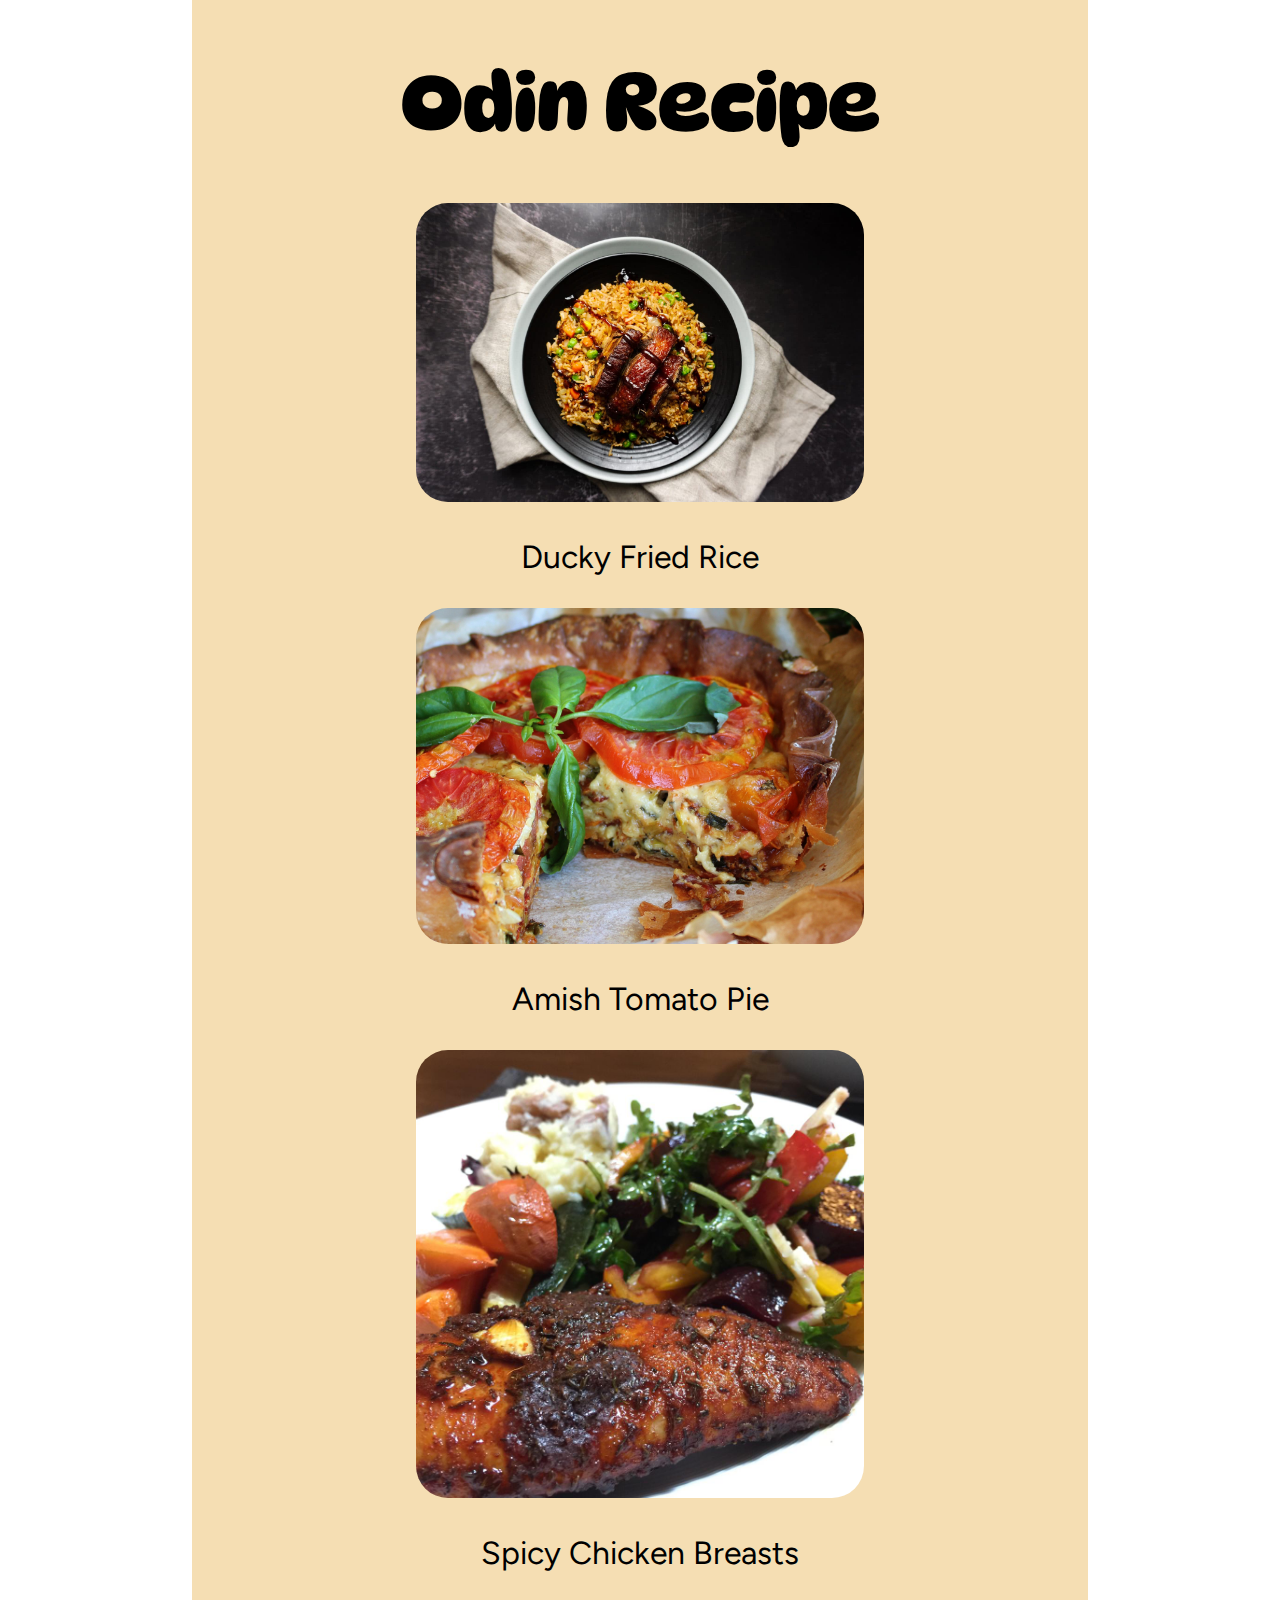
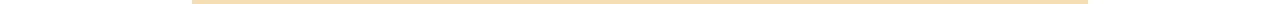
<file: index.html>
<!DOCTYPE html>
<html lang="en">
<head>
    <meta charset="UTF-8">
    <meta http-equiv="X-UA-Compatible" content="IE=edge">
    <meta name="viewport" content="width=device-width, initial-scale=1.0">
    <link rel="stylesheet" href="index.css">
    <title>Home Page</title>
</head>
<body>
    
        <div class="container">
        
            <div class="heading">
                <h1>Odin Recipe</h1>
            </div>
            <div class="divrecipes">
                <div class="Recipe">
                    <div class="img">
                        <a href="./Recipes/Recipe1.html" target="_blank"><img src="./Images/rsz_leftover_peking_duck_fried_rice_2-rotated.jpg" alt="h"></a>
                    </div>
                    <p>Ducky Fried Rice</p>
                </div>
        
                <div class="Recipe">
                    <div class="img">
                        <a href="./Recipes/Recipe2.html" target="_blank"><img src="./Images/image.jpeg" alt="h"></a>
                    </div>
                    <p>Amish Tomato Pie</p>
                </div>
        
                <div class="Recipe">
                    <div class="img">
                        <a href="./Recipes/Recipe3.html" target="_blank"><img src="./Images/imagechicken.jpeg" alt="h"></a>
                    </div>
                    <p>Spicy Chicken Breasts</p>
                </div>
            </div>
            
    </div>

</body>
</html>
</file>
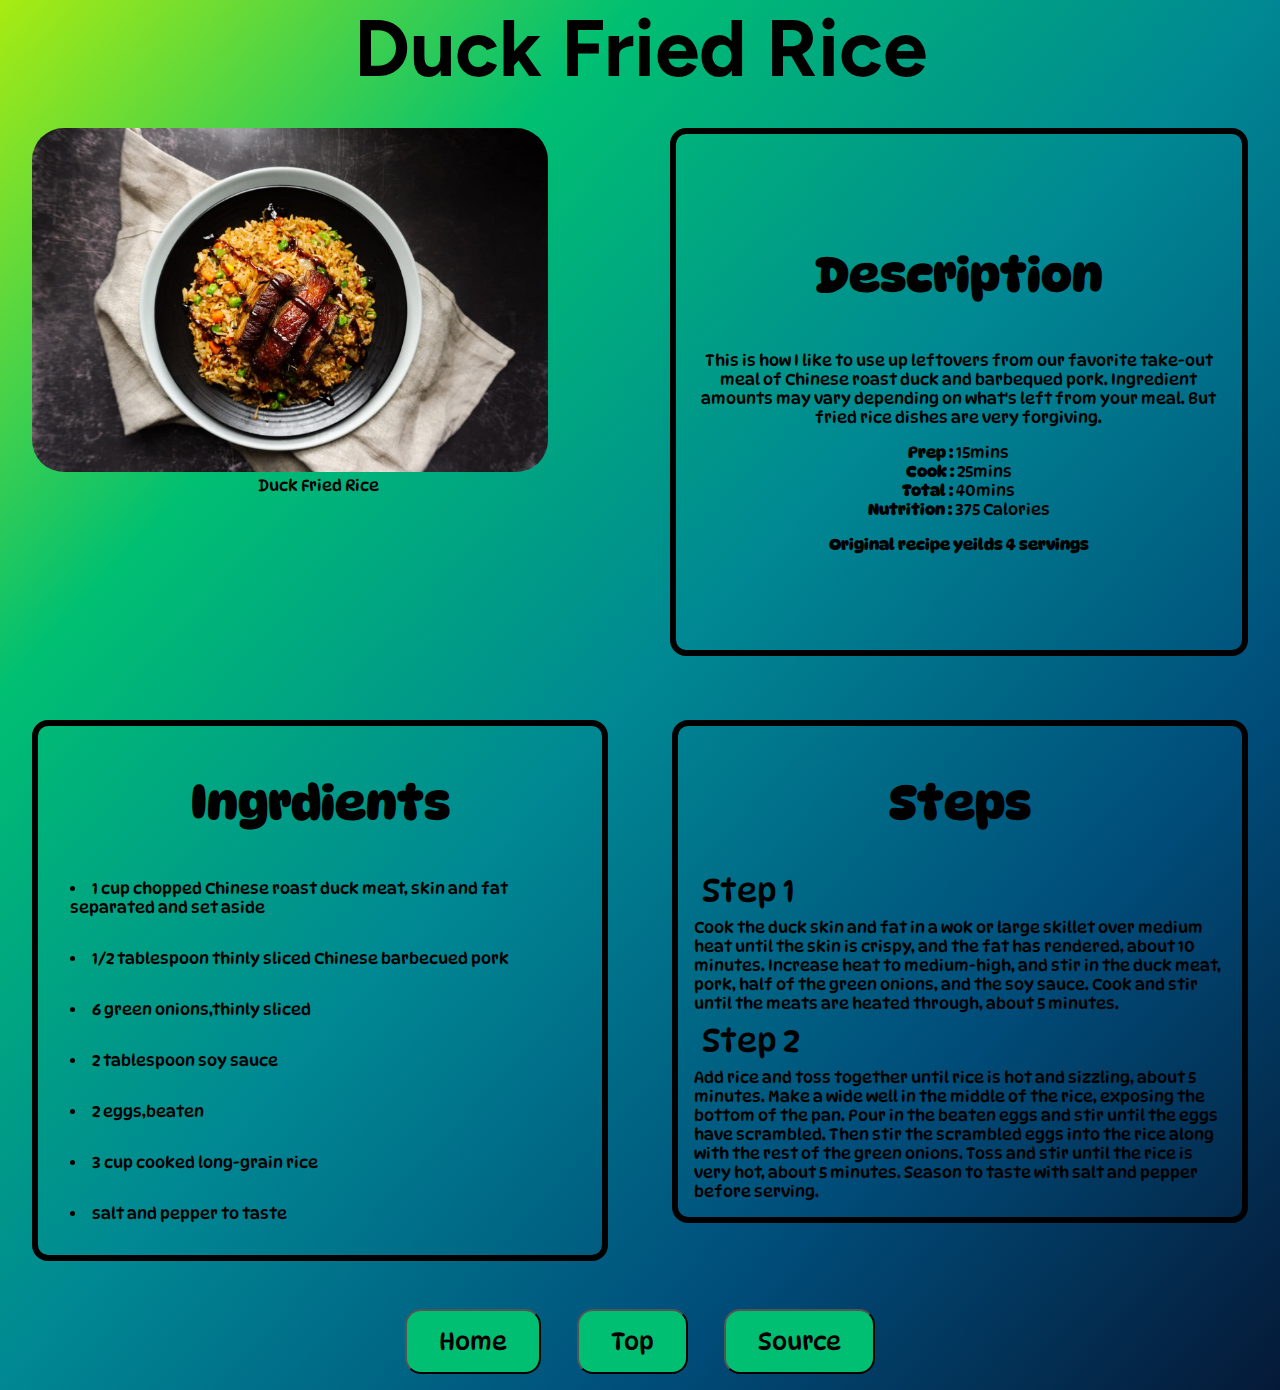
<file: Recipes/Recipe1.html>
<!DOCTYPE html>
<html lang="en">
<head>
    <meta charset="UTF-8">
    <meta http-equiv="X-UA-Compatible" content="IE=edge">
    <meta name="viewport" content="width=device-width, initial-scale=1.0">
    <link rel="stylesheet" href="Recipe1.css">
    <title>Ducky Fried Rice</title>
</head>
<body>
    <div class="container">

        <div class="heading">
            <h1>Duck Fried Rice</h1>
        </div>

        <div class="imgdes">
            <div class="img">
                <img src="../Images/rsz_leftover_peking_duck_fried_rice_2-rotated.jpg" alt="Duck fried rice">
                <p>Duck Fried Rice</p>
            </div>
            <div class="des">
                <h3>Description</h3>
                <p>This is how I like to use up leftovers from our favorite take-out meal of Chinese roast duck and barbequed pork. Ingredient amounts may vary depending on what's left from your meal. But fried rice dishes are very forgiving.</p>
                <ul>
                    <li><strong>Prep :</strong> 15mins</li>
                    <li><strong>Cook :</strong> 25mins</li>
                    <li><strong>Total :</strong> 40mins</li>
                    <li><strong>Nutrition :</strong> 375 Calories</li>
                    
                </ul>

                <p><strong>Original recipe yeilds 4 servings</strong></p>

            </div>
        </div>

        <div class="ingsteps">
            <div class ="ing">
                <h3>Ingrdients</h3>
                <ul>
                    <li>1 cup chopped Chinese roast duck meat, skin and fat separated and set aside</li>
                    <li>1/2 tablespoon thinly sliced Chinese barbecued pork</li>
                    <li>6 green onions,thinly sliced</li>
                    <li>2 tablespoon soy sauce</li>
                    <li>2 eggs,beaten</li>
                    <li>3 cup cooked long-grain rice</li>
                    <li>salt and pepper to taste</li>
                </ul>
                <p></p>
            </div>
            <div class ="steps">
                <h3>Steps</h3>
                <dl>
                    <dt>Step 1</dt>
                    <dd>Cook the duck skin and fat in a wok or large skillet over medium heat until the skin is crispy, and the fat has rendered, about 10 minutes. Increase heat to medium-high, and stir in the duck meat, pork, half of the green onions, and the soy sauce. Cook and stir until the meats are heated through, about 5 minutes.</dd>
                    <dt>Step 2</dt>
                    <dd>Add rice and toss together until rice is hot and sizzling, about 5 minutes. Make a wide well in the middle of the rice, exposing the bottom of the pan. Pour in the beaten eggs and stir until the eggs have scrambled. Then stir the scrambled eggs into the rice along with the rest of the green onions. Toss and stir until the rice is very hot, about 5 minutes. Season to taste with salt and pepper before serving.</dd>
                </dl>
            </div>
        </div>


        <div class="footer">
            <ul class="footerlist">
                <li><a href="../index.html" target="_blank"><button>Home</button></a></li>
                <li><a href="./Recipe1.html"><button>Top</button></a></li>
                <li><a href="https://www.allrecipes.com/recipe/162383/duck-fried-rice/" target="_blank"><button>Source</button></a></li>
            </ul>
        </div>

    </div>
</body>
</html>
</file>
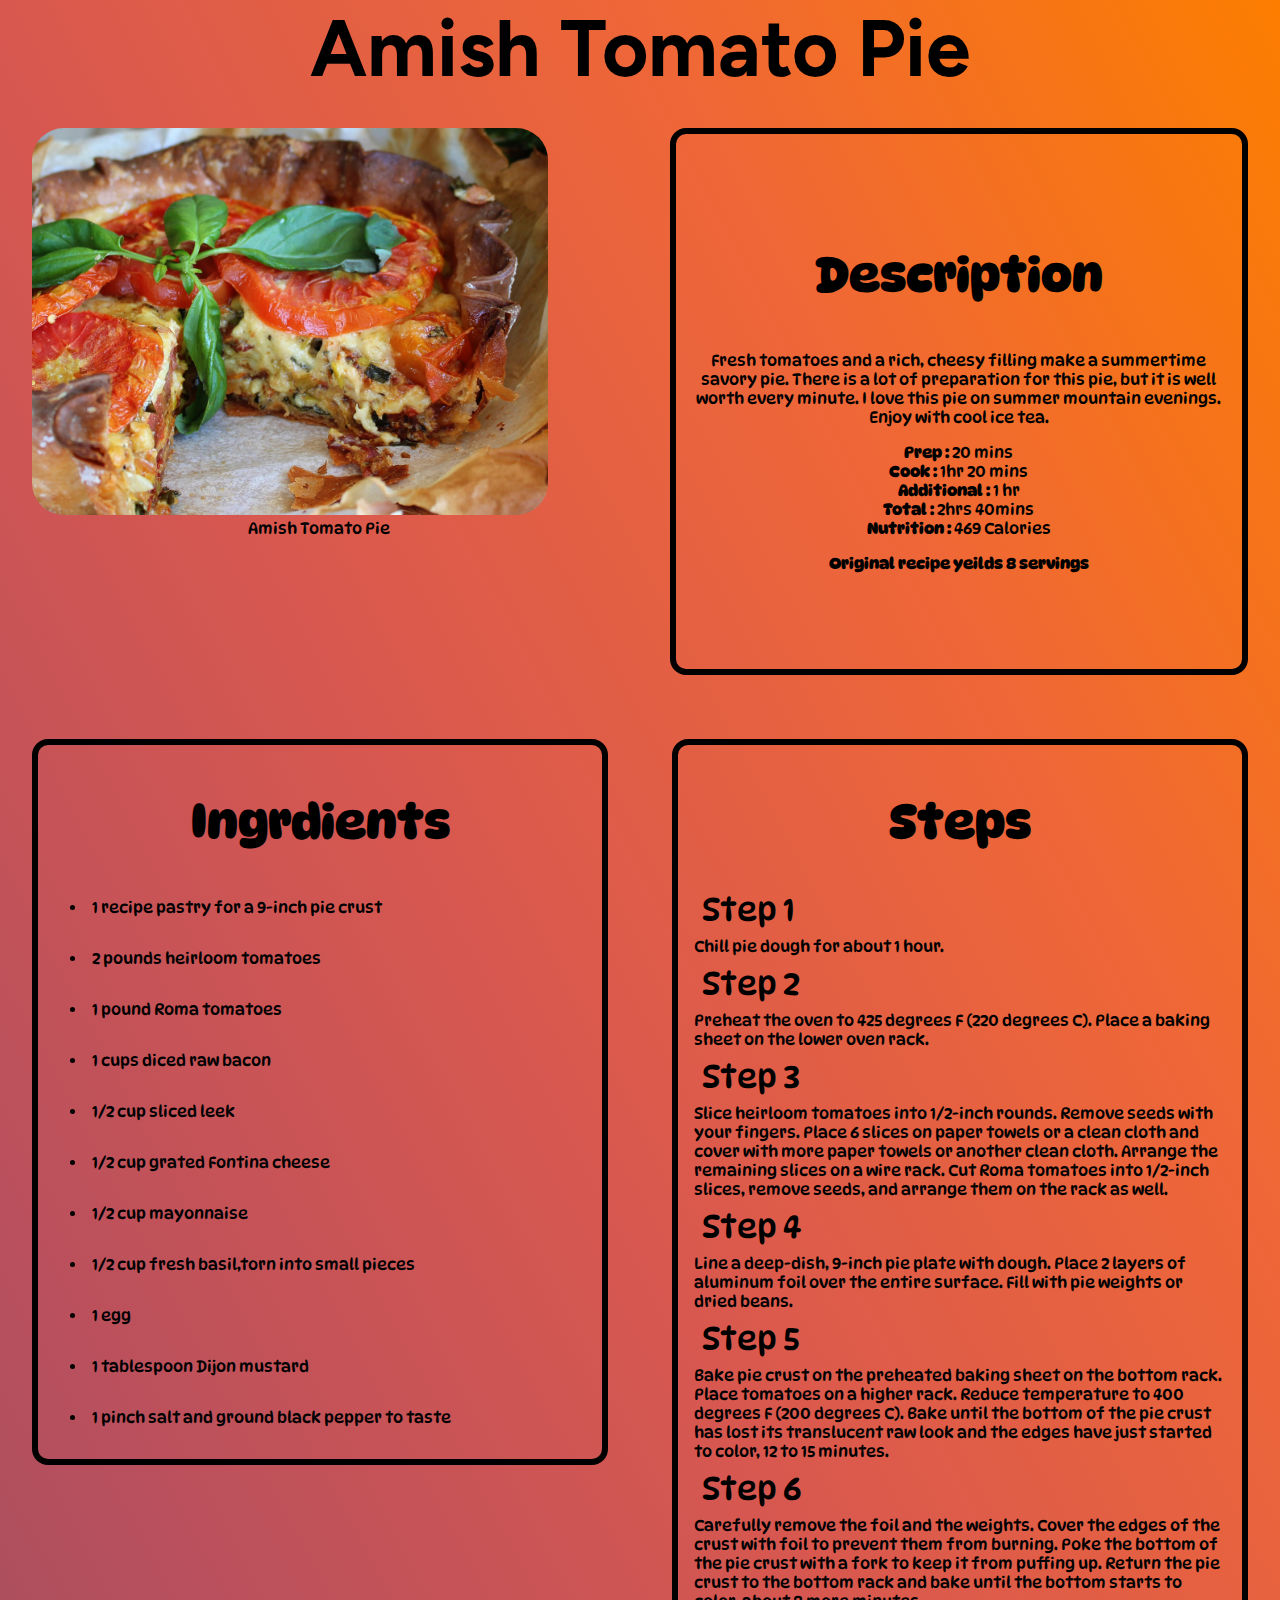
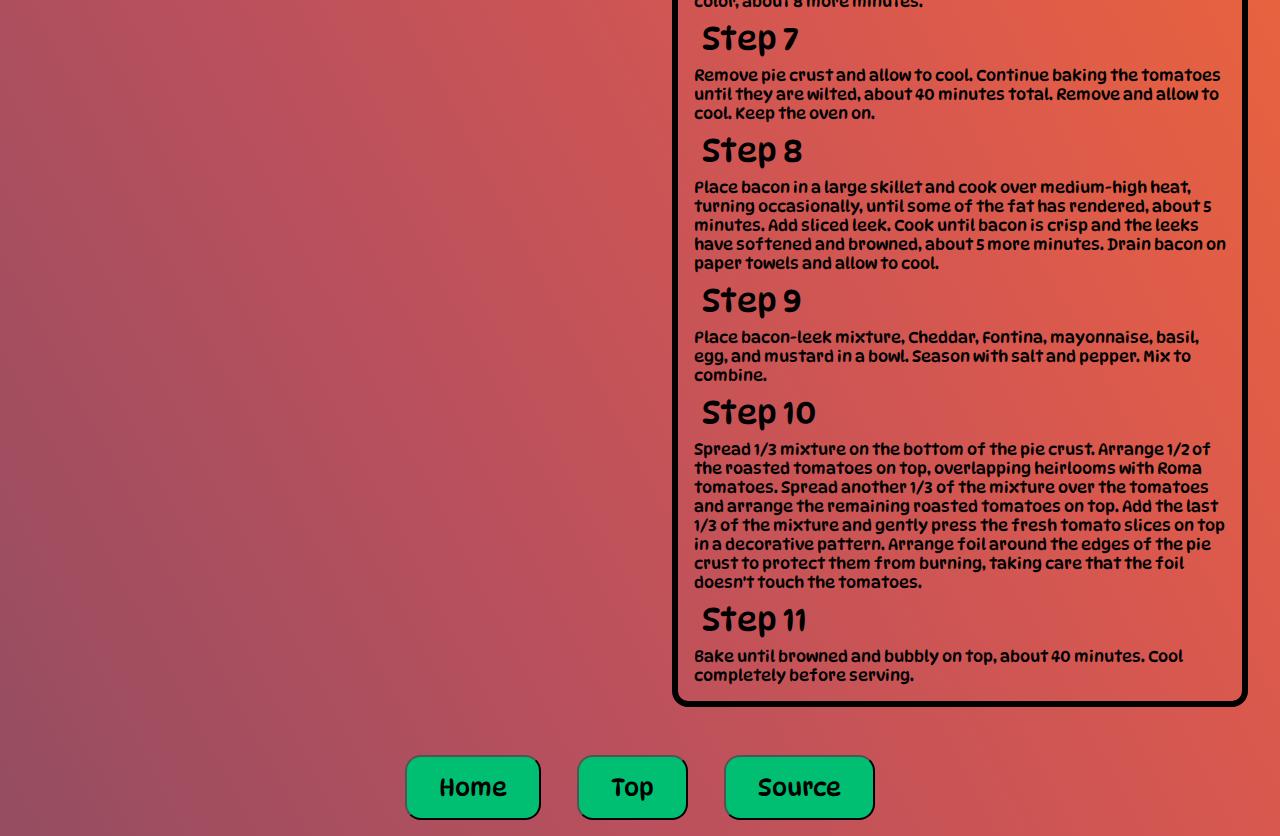
<file: Recipes/Recipe2.html>
<!DOCTYPE html>
<html lang="en">
<head>
    <meta charset="UTF-8">
    <meta http-equiv="X-UA-Compatible" content="IE=edge">
    <meta name="viewport" content="width=device-width, initial-scale=1.0">
    <link rel="stylesheet" href="Recipe2.css">
    <title>Amish Tomato Pie</title>
</head>
<body>
    <div class="container">

        <div class="heading">
            <h1>Amish Tomato Pie</h1>
        </div>

        <div class="imgdes">
            <div class="img">
                <img src="../Images/image.jpeg" alt="amish-tomato-pie">
                <p>Amish Tomato Pie</p>
            </div>
            <div class="des">
                <h3>Description</h3>
                <p>Fresh tomatoes and a rich, cheesy filling make a summertime savory pie. There is a lot of preparation for this pie, but it is well worth every minute. I love this pie on summer mountain evenings. Enjoy with cool ice tea.</p>
                <ul>
                    <li><strong>Prep :</strong> 20 mins</li>
                    <li><strong>Cook :</strong> 1hr 20 mins</li>
                    <li><strong>Additional :</strong> 1 hr </li>
                    <li><strong>Total :</strong> 2hrs 40mins</li>
                    <li><strong>Nutrition :</strong> 469 Calories</li>
                </ul>

                <p><strong>Original recipe yeilds 8 servings</strong></p>

            </div>
        </div>

        <div class="ingsteps">
            <div class ="ing">
                <h3>Ingrdients</h3>
                <ul>
                    <li>1 recipe pastry for a 9-inch pie crust</li>
                    <li>2 pounds heirloom tomatoes</li>
                    <li>1 pound Roma tomatoes</li>
                    <li>1 cups diced raw bacon</li>
                    <li>1/2 cup sliced leek</li>
                    <li>1/2 cup grated Fontina cheese</li>
                    <li>1/2 cup mayonnaise</li>
                    <li>1/2 cup fresh basil,torn into small pieces</li>
                    <li>1 egg</li>
                    <li>1 tablespoon Dijon mustard</li>
                    <li>1 pinch salt and ground black pepper to taste</li>
                </ul>
            </div>
            <div class ="steps">
                <h3>Steps</h3>
                <dl>
                    <dt>Step 1</dt>
                    <dd>Chill pie dough for about 1 hour.</dd>
                    <dt>Step 2</dt>
                    <dd>Preheat the oven to 425 degrees F (220 degrees C). Place a baking sheet on the lower oven rack.</dd>
                    <dt>Step 3</dt>
                    <dd>Slice heirloom tomatoes into 1/2-inch rounds. Remove seeds with your fingers. Place 6 slices on paper towels or a clean cloth and cover with more paper towels or another clean cloth. Arrange the remaining slices on a wire rack. Cut Roma tomatoes into 1/2-inch slices, remove seeds, and arrange them on the rack as well.</dd>
                    <dt>Step 4</dt>
                    <dd>Line a deep-dish, 9-inch pie plate with dough. Place 2 layers of aluminum foil over the entire surface. Fill with pie weights or dried beans.</dd>
                    <dt>Step 5</dt>
                    <dd>Bake pie crust on the preheated baking sheet on the bottom rack. Place tomatoes on a higher rack. Reduce temperature to 400 degrees F (200 degrees C). Bake until the bottom of the pie crust has lost its translucent raw look and the edges have just started to color, 12 to 15 minutes.</dd>
                    <dt>Step 6</dt>
                    <dd>Carefully remove the foil and the weights. Cover the edges of the crust with foil to prevent them from burning. Poke the bottom of the pie crust with a fork to keep it from puffing up. Return the pie crust to the bottom rack and bake until the bottom starts to color, about 8 more minutes.</dd>
                    <dt>Step 7</dt>
                    <dd>Remove pie crust and allow to cool. Continue baking the tomatoes until they are wilted, about 40 minutes total. Remove and allow to cool. Keep the oven on.</dd>
                    <dt>Step 8</dt>
                    <dd>Place bacon in a large skillet and cook over medium-high heat, turning occasionally, until some of the fat has rendered, about 5 minutes. Add sliced leek. Cook until bacon is crisp and the leeks have softened and browned, about 5 more minutes. Drain bacon on paper towels and allow to cool.</dd>
                    <dt>Step 9</dt>
                    <dd>Place bacon-leek mixture, Cheddar, Fontina, mayonnaise, basil, egg, and mustard in a bowl. Season with salt and pepper. Mix to combine.</dd>
                    <dt>Step 10</dt>
                    <dd>Spread 1/3 mixture on the bottom of the pie crust. Arrange 1/2 of the roasted tomatoes on top, overlapping heirlooms with Roma tomatoes. Spread another 1/3 of the mixture over the tomatoes and arrange the remaining roasted tomatoes on top. Add the last 1/3 of the mixture and gently press the fresh tomato slices on top in a decorative pattern. Arrange foil around the edges of the pie crust to protect them from burning, taking care that the foil doesn't touch the tomatoes.</dd>
                    <dt>Step 11</dt>
                    <dd>Bake until browned and bubbly on top, about 40 minutes. Cool completely before serving.</dd>
                </dl>
            </div>
        </div>


        <div class="footer">
            <ul class="footerlist">
                <li><a href="../index.html" target="_blank"><button>Home</button></a></li>
                <li><a href="./Recipe2.html"><button>Top</button></a></li>
                <li><a href="https://www.allrecipes.com/recipe/281218/amish-tomato-pie/#nutrition" target="_blank"><button>Source</button></a></li>
            </ul>
        </div>

    </div>
</body>
</html>
</file>
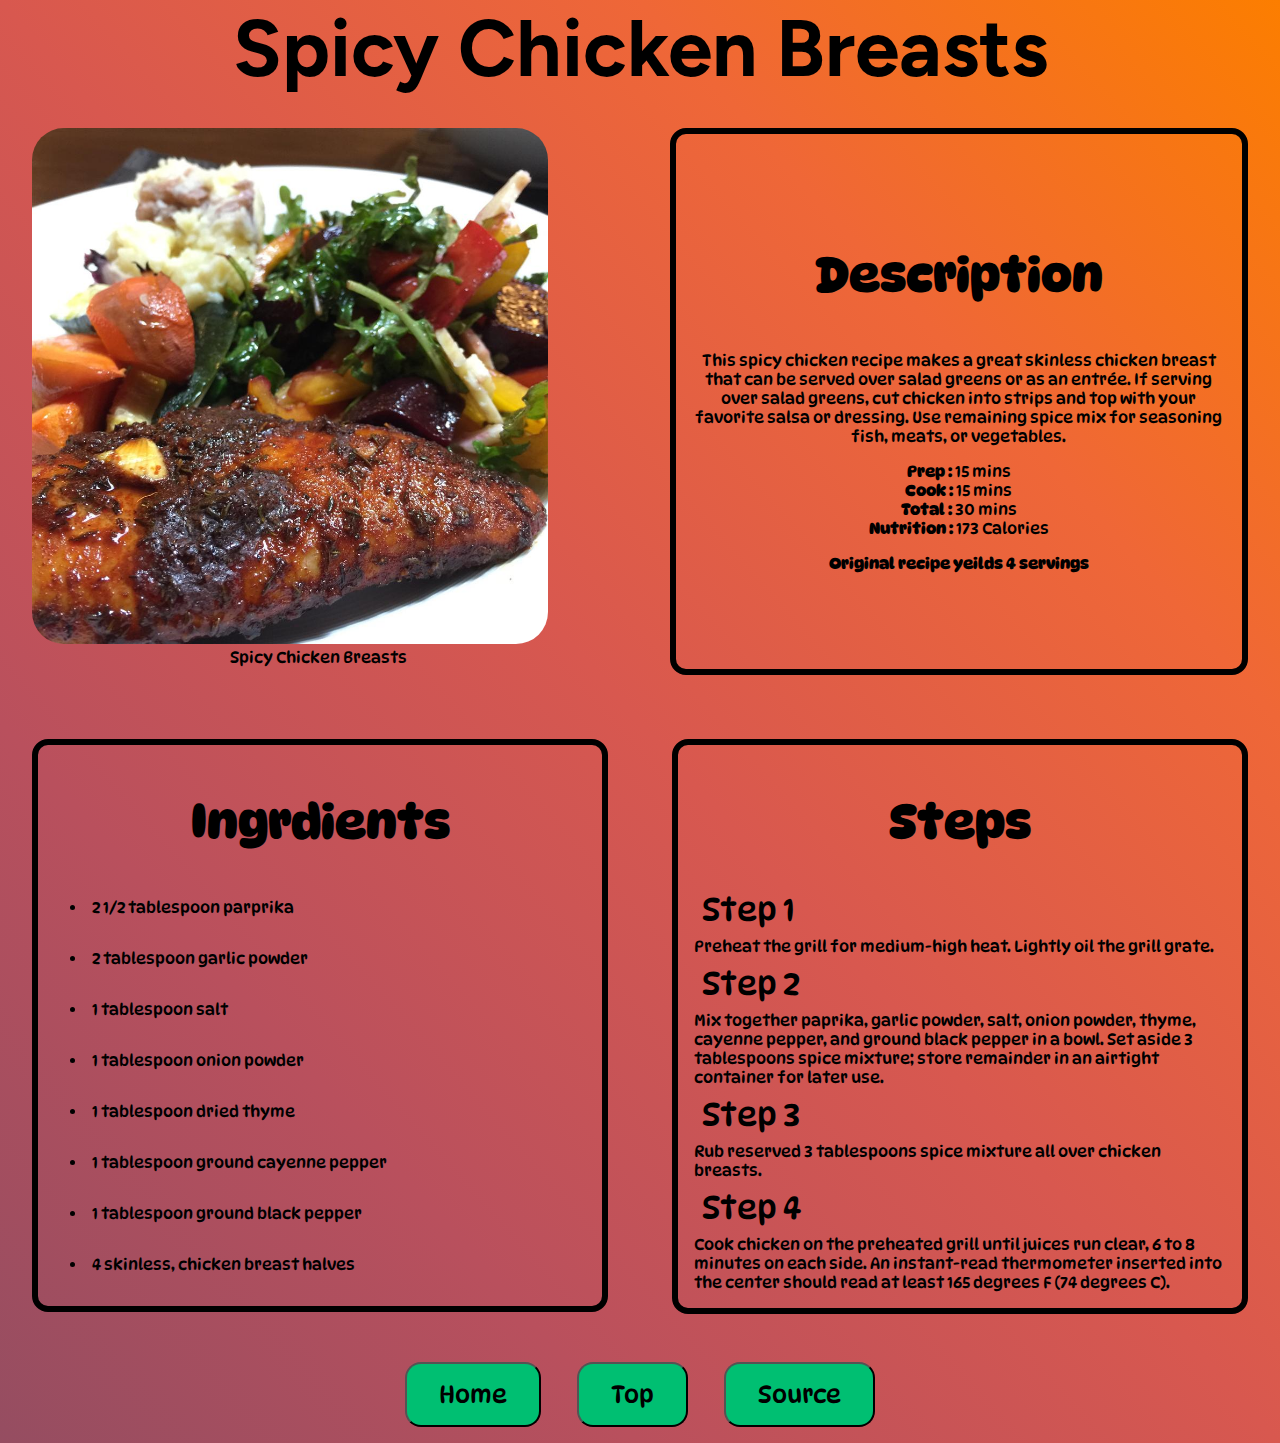
<file: Recipes/Recipe3.html>
<!DOCTYPE html>
<html lang="en">
<head>
    <meta charset="UTF-8">
    <meta http-equiv="X-UA-Compatible" content="IE=edge">
    <meta name="viewport" content="width=device-width, initial-scale=1.0">
    <link rel="stylesheet" href="Recipe3.css">
    <title>Spicy Chicken Breasts</title>
</head>
<body>
    <div class="container">

        <div class="heading">
            <h1>Spicy Chicken Breasts</h1>
        </div>

        <div class="imgdes">
            <div class="img">
                <img src="../Images/imagechicken.jpeg" alt="amish-tomato-pie">
                <p>Spicy Chicken Breasts</p>
            </div>
            <div class="des">
                <h3>Description</h3>
                <p>This spicy chicken recipe makes a great skinless chicken breast that can be served over salad greens or as an entrée. If serving over salad greens, cut chicken into strips and top with your favorite salsa or dressing. Use remaining spice mix for seasoning fish, meats, or vegetables.</p>
                <ul>
                    <li><strong>Prep :</strong> 15 mins</li>
                    <li><strong>Cook :</strong> 15 mins</li>
                    <li><strong>Total :</strong> 30 mins</li>
                    <li><strong>Nutrition :</strong> 173 Calories</li>
                </ul>

                <p><strong>Original recipe yeilds 4 servings</strong></p>

            </div>
        </div>

        <div class="ingsteps">
            <div class ="ing">
                <h3>Ingrdients</h3>
                <ul>
                    <li>2 1/2 tablespoon parprika</li>
                    <li>2 tablespoon garlic powder</li>
                    <li>1 tablespoon salt</li>
                    <li>1 tablespoon onion powder</li>
                    <li>1 tablespoon dried thyme</li>
                    <li>1 tablespoon ground cayenne pepper</li>
                    <li>1 tablespoon ground black pepper</li>
                    <li>4 skinless, chicken breast halves</li>
                </ul>
            </div>
            <div class ="steps">
                <h3>Steps</h3>
                <dl>
                    <dt>Step 1</dt>
                    <dd>Preheat the grill for medium-high heat. Lightly oil the grill grate.</dd>
                    <dt>Step 2</dt>
                    <dd>Mix together paprika, garlic powder, salt, onion powder, thyme, cayenne pepper, and ground black pepper in a bowl. Set aside 3 tablespoons spice mixture; store remainder in an airtight container for later use.</dd>
                    <dt>Step 3</dt>
                    <dd>Rub reserved 3 tablespoons spice mixture all over chicken breasts.</dd>
                    <dt>Step 4</dt>
                    <dd>Cook chicken on the preheated grill until juices run clear, 6 to 8 minutes on each side. An instant-read thermometer inserted into the center should read at least 165 degrees F (74 degrees C).</dd>
                    
                </dl>
            </div>
        </div>


        <div class="footer">
            <ul class="footerlist">
                <li><a href="../index.html" target="_blank"><button>Home</button></a></li>
                <li><a href="./Recipe3.html"><button>Top</button></a></li>
                <li><a href="https://www.allrecipes.com/recipe/14537/spicy-chicken-breasts/" target="_blank"><button>Source</button></a></li>
            </ul>
        </div>

    </div>
</body>
</html>
</file>
<file: index.css>
@import url('https://fonts.googleapis.com/css2?family=DynaPuff:wght@600&family=Figtree:wght@600&display=swap');

body{
    margin: 0%;
    padding: 0%;
    box-sizing: border-box;
    background-color: white;
    text-align: center;
}

.container{
    display: flex;
    justify-content: space-evenly;
    align-items: center;
    flex-direction: column;
    background-color: wheat;
    /* padding: 1rem 0rem; */
    margin: auto;
    width: max(70%,400px);
    /* max width shouldn't be more than 400px */
}

.heading h1{
    font-size: 5rem;
    font-family: 'DynaPuff', sans-serif;
    text-align: center;
}
.img img{
    width: 50%;
    height: auto;
    border-radius: 2rem;
}
.Recipe p{
    font-family: 'Figtree', sans-serif;
    font-size:2rem;
}
</file>
<file: Recipes/Recipe1.css>
@import url('https://fonts.googleapis.com/css2?family=DynaPuff:wght@600&family=Figtree:wght@600&display=swap');

*{
    padding: 0%;
    margin: 0%;
    box-sizing: border-box;
}
.container{
    background-image: linear-gradient(to left top, #051937, #004d7a, #008793, #00bf72, #a8eb12);
}
.heading h1{
    font-family: 'Figtree', sans-serif;
    text-align: center;
    font-size: 5rem;
}
.imgdes,.ingsteps{
    display: flex;
    justify-content:space-around;
    /* justify-content is for aligning row elements */
    align-items:flex-start;
    /* align items is column wise */
    font-family: 'DynaPuff', sans-serif;
}

.imgdes img{
    width: 90%;
    height:auto;
    border-radius: 2rem;
}
.imgdes ul{
    list-style-type: none;
}
.img p{
    text-align: center;
}
.des{
    border: 6px solid black;
    border-radius: 1rem;
    padding: 5rem 1rem;
    text-align: center;
}
.des p{
    padding: 1rem 0rem;
}
.steps h3,.ing h3,.des h3{
    font-size: 3rem;
    text-align: center;
    padding: 2rem;
}
.ing ul{
    list-style-position: inside;
    padding: 0rem 1rem;
}
.img,.des{
    width: 50%;
    margin: 2rem;
}
.ing,.steps{
    border: 6px solid black;
    border-radius: 1rem;
    width: 50%;
    margin: 2rem;
    padding: 1rem;
}
.ing li{
    padding: 1rem 0rem;
}
.steps dt{
    padding: .5rem;
    font-size: 2rem;
}
@media screen and (max-width:730px){
    .ingsteps,.des{
        flex-wrap: wrap;
        overflow-wrap: break-word;
    }
    .imgdes{
        flex-wrap: wrap;
    }
}
.footer{
    display: flex;
    justify-content: center;
    align-items: center;
}
button{
    padding: 1rem 2rem;
    border-radius: 1rem;
    margin: 1rem;
    background-color:#00bf72;
    font-family: 'DynaPuff', sans-serif;
    font-size: 1.5rem;
}
.footerlist li{
    display: inline;
}
</file>
<file: Recipes/Recipe2.css>
@import url('https://fonts.googleapis.com/css2?family=DynaPuff:wght@600&family=Figtree:wght@600&display=swap');

*{
    padding: 0%;
    margin: 0%;
    box-sizing: border-box;
}
.container{
    background-image: linear-gradient(to right top, #954d61, #b9505d, #d8584f, #ef6737, #fc7e00);
}
.heading h1{
    font-family: 'Figtree', sans-serif;
    text-align: center;
    font-size: 5rem;
}
.imgdes,.ingsteps{
    display: flex;
    justify-content:space-around;
    /* justify-content is for aligning row elements */
    align-items:flex-start;
    /* align items is column wise */
    font-family: 'DynaPuff', sans-serif;
}

.imgdes img{
    width: 90%;
    height:auto;
    border-radius: 2rem;
}
.imgdes ul{
    list-style-type: none;
}
.img p{
    text-align: center;
}
.des{
    border: 6px solid black;
    border-radius: 1rem;
    padding: 5rem 1rem;
    text-align: center;
}
.des p{
    padding: 1rem 0rem;
}
.steps h3,.ing h3,.des h3{
    font-size: 3rem;
    text-align: center;
    padding: 2rem;
}
.ing ul{
    list-style-position: inside;
    padding: 0rem 1rem;
}
.img,.des{
    width: 50%;
    margin: 2rem;
}
.ing,.steps{
    border: 6px solid black;
    border-radius: 1rem;
    width: 50%;
    margin: 2rem;
    padding: 1rem;
}
.ing li{
    padding: 1rem 0rem;
}
.steps dt{
    padding: .5rem;
    font-size: 2rem;
}
@media screen and (max-width:730px){
    .ingsteps,.des{
        flex-wrap: wrap;
        overflow-wrap: break-word;
    }
    .imgdes{
        flex-wrap: wrap;
    }
}
.footer{
    display: flex;
    justify-content: center;
    align-items: center;
}
button{
    padding: 1rem 2rem;
    border-radius: 1rem;
    margin: 1rem;
    background-color:#00bf72;
    font-family: 'DynaPuff', sans-serif;
    font-size: 1.5rem;
}
.footerlist li{
    display: inline;
}
</file>
<file: Recipes/Recipe3.css>
@import url('https://fonts.googleapis.com/css2?family=DynaPuff:wght@600&family=Figtree:wght@600&display=swap');

*{
    padding: 0%;
    margin: 0%;
    box-sizing: border-box;
}
.container{
    background-image: linear-gradient(to right top, #954d61, #b9505d, #d8584f, #ef6737, #fc7e00);
}
.heading h1{
    font-family: 'Figtree', sans-serif;
    text-align: center;
    font-size: 5rem;
}
.imgdes,.ingsteps{
    display: flex;
    justify-content:space-around;
    /* justify-content is for aligning row elements */
    align-items:flex-start;
    /* align items is column wise */
    font-family: 'DynaPuff', sans-serif;
}

.imgdes img{
    width: 90%;
    height:auto;
    border-radius: 2rem;
}
.imgdes ul{
    list-style-type: none;
}
.img p{
    text-align: center;
}
.des{
    border: 6px solid black;
    border-radius: 1rem;
    padding: 5rem 1rem;
    text-align: center;
}
.des p{
    padding: 1rem 0rem;
}
.steps h3,.ing h3,.des h3{
    font-size: 3rem;
    text-align: center;
    padding: 2rem;
}
.ing ul{
    list-style-position: inside;
    padding: 0rem 1rem;
}
.img,.des{
    width: 50%;
    margin: 2rem;
}
.ing,.steps{
    border: 6px solid black;
    border-radius: 1rem;
    width: 50%;
    margin: 2rem;
    padding: 1rem;
}
.ing li{
    padding: 1rem 0rem;
}
.steps dt{
    padding: .5rem;
    font-size: 2rem;
}
@media screen and (max-width:730px){
    .ingsteps,.des{
        flex-wrap: wrap;
        overflow-wrap: break-word;
    }
    .imgdes{
        flex-wrap: wrap;
    }
}
.footer{
    display: flex;
    justify-content: center;
    align-items: center;
}
button{
    padding: 1rem 2rem;
    border-radius: 1rem;
    margin: 1rem;
    background-color:#00bf72;
    font-family: 'DynaPuff', sans-serif;
    font-size: 1.5rem;
}
.footerlist li{
    display: inline;
}
</file>
